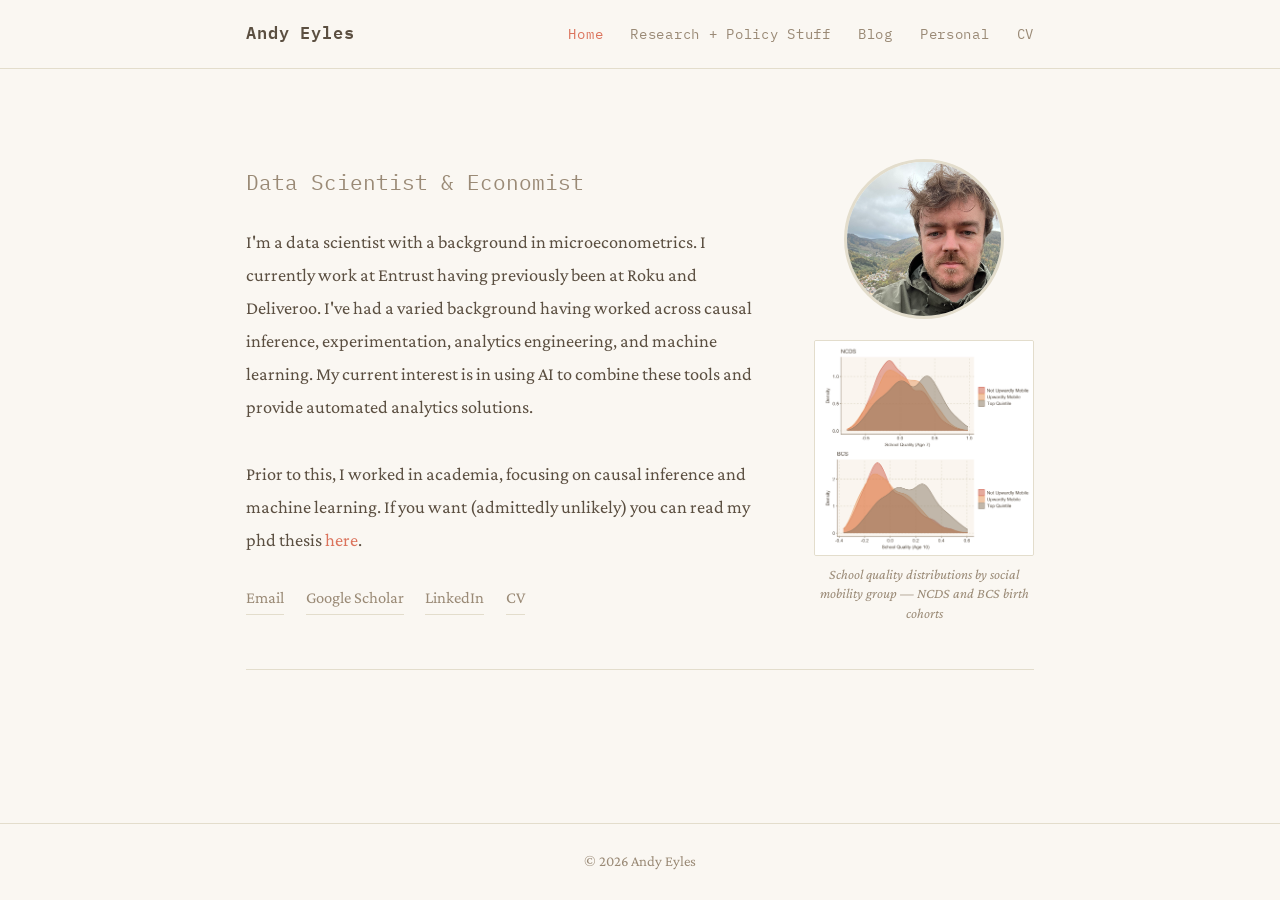
<file: index.html>
<!DOCTYPE html>
<html lang="en">
<head>
  <meta charset="UTF-8">
  <meta name="viewport" content="width=device-width, initial-scale=1.0">
  <title>Andy Eyles</title>
  <link rel="stylesheet" href="css/style.css">
</head>
<body>

<nav>
  <div class="nav-inner">
    <a href="index.html" class="nav-name">Andy Eyles</a>
    <ul class="nav-links">
      <li><a href="index.html" class="active">Home</a></li>
      <li><a href="research/">Research + Policy Stuff</a></li>
      <li><a href="blog/">Blog</a></li>
      <li><a href="personal/">Personal</a></li>
      <li><a href="cv/">CV</a></li>
    </ul>
  </div>
</nav>

<main>
  <section class="hero">
    <div class="hero-grid">
      <div class="hero-text">
    <p class="hero-subtitle">Data Scientist &amp; Economist</p>
    <div class="hero-bio">
      <p>
        I'm a data scientist with a background in microeconometrics. I currently work at 
        Entrust having previously been at Roku and Deliveroo. 
        I've had a varied background having worked across causal inference, experimentation, analytics engineering, and machine learning. My current interest is in using AI to combine these tools and provide automated analytics solutions.
        <br><br> 

        Prior to this, I worked in academia, focusing on causal inference and machine learning. If you want (admittedly unlikely) you can read my phd thesis <a href="https://discovery.ucl.ac.uk/id/eprint/10194315/1/Eyles_10194315_thesis.pdf" target="_blank" rel="noopener">here</a>.

      </p>
    </div>
    <div class="contact-links">
      <a href="aeyles1734@gmail.com">Email</a>
      <a href="https://scholar.google.com/citations?user=ePdw5SoAAAAJ&hl=en" target="_blank" rel="noopener">Google Scholar</a>
      <a href="https://www.linkedin.com/in/andrew-eyles-12bb9522a" target="_blank" rel="noopener">LinkedIn</a>
      <a href="cv/">CV</a>
    </div>
      </div>
      <div class="hero-sidebar">
        <img src="images/IMG_1109.jpeg" alt="Andy Eyles" class="hero-photo lightbox">
        <figure class="featured-figure">
          <img src="images/school-quality.png" alt="School quality distributions by social mobility group (NCDS and BCS cohorts)" class="lightbox">
          <figcaption>School quality distributions by social mobility group — NCDS and BCS birth cohorts</figcaption>
        </figure>
      </div>
    </div>
  </section>

</main>

<footer>
  &copy; <script>document.write(new Date().getFullYear())</script> Andy Eyles
</footer>

<script src="js/main.js"></script>
</body>
</html>
</file>
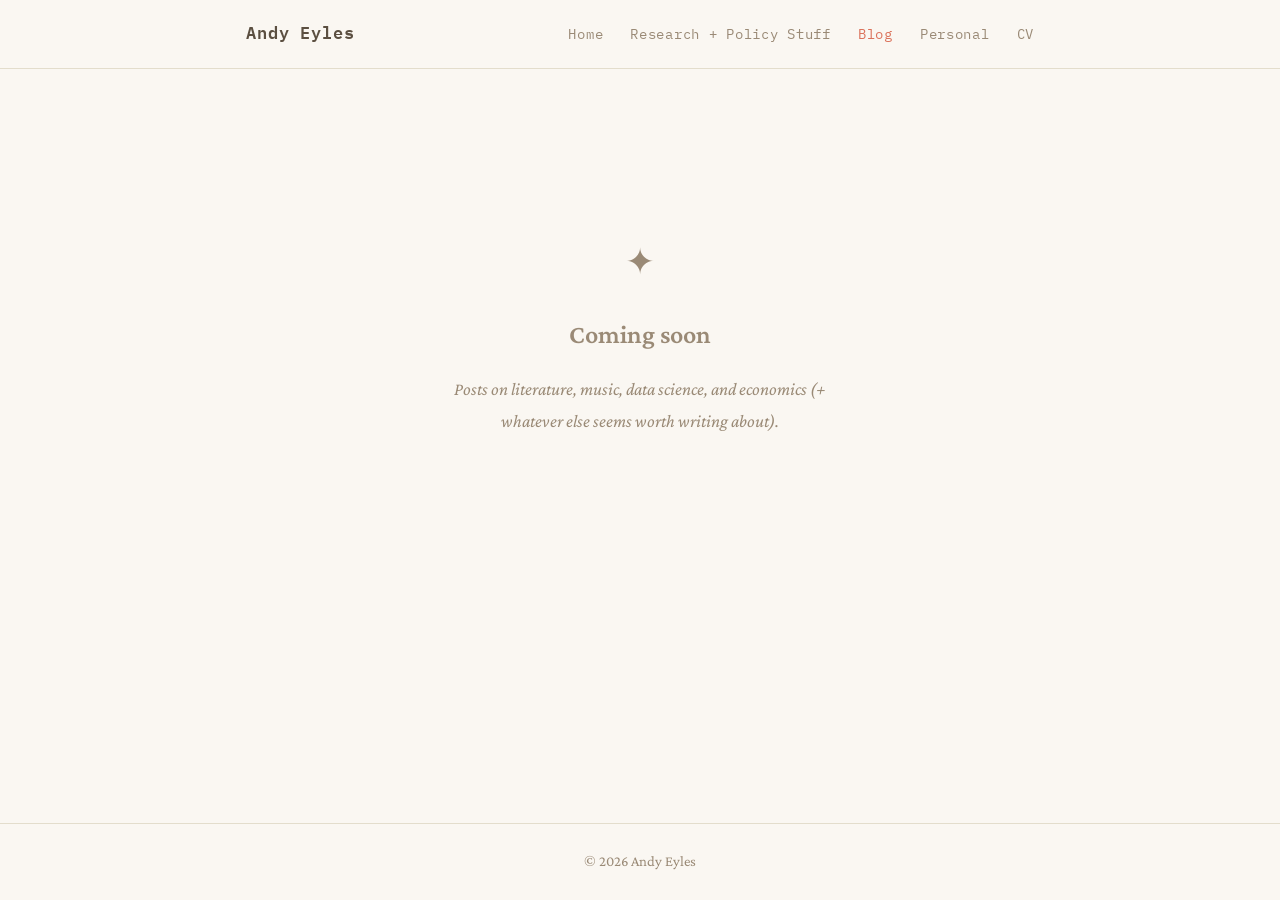
<file: blog/index.html>
<!DOCTYPE html>
<html lang="en">
<head>
  <meta charset="UTF-8">
  <meta name="viewport" content="width=device-width, initial-scale=1.0">
  <title>Blog – Andy Eyles</title>
  <link rel="stylesheet" href="../css/style.css">
</head>
<body>

<nav>
  <div class="nav-inner">
    <a href="../" class="nav-name">Andy Eyles</a>
    <ul class="nav-links">
      <li><a href="../">Home</a></li>
      <li><a href="../research/">Research + Policy Stuff</a></li>

      <li><a href="../blog/" class="active">Blog</a></li>
      <li><a href="../personal/">Personal</a></li>
      <li><a href="../cv/">CV</a></li>
    </ul>
  </div>
</nav>

<main>
  <div class="wip-block">
    <span class="wip-icon">✦</span>
    <h2>Coming soon</h2>
    <p>Posts on literature, music, data science, and economics (+ whatever else seems worth writing about).</p>
  </div>
</main>

<footer>
  &copy; <script>document.write(new Date().getFullYear())</script> Andy Eyles
</footer>

</body>
</html>
</file>
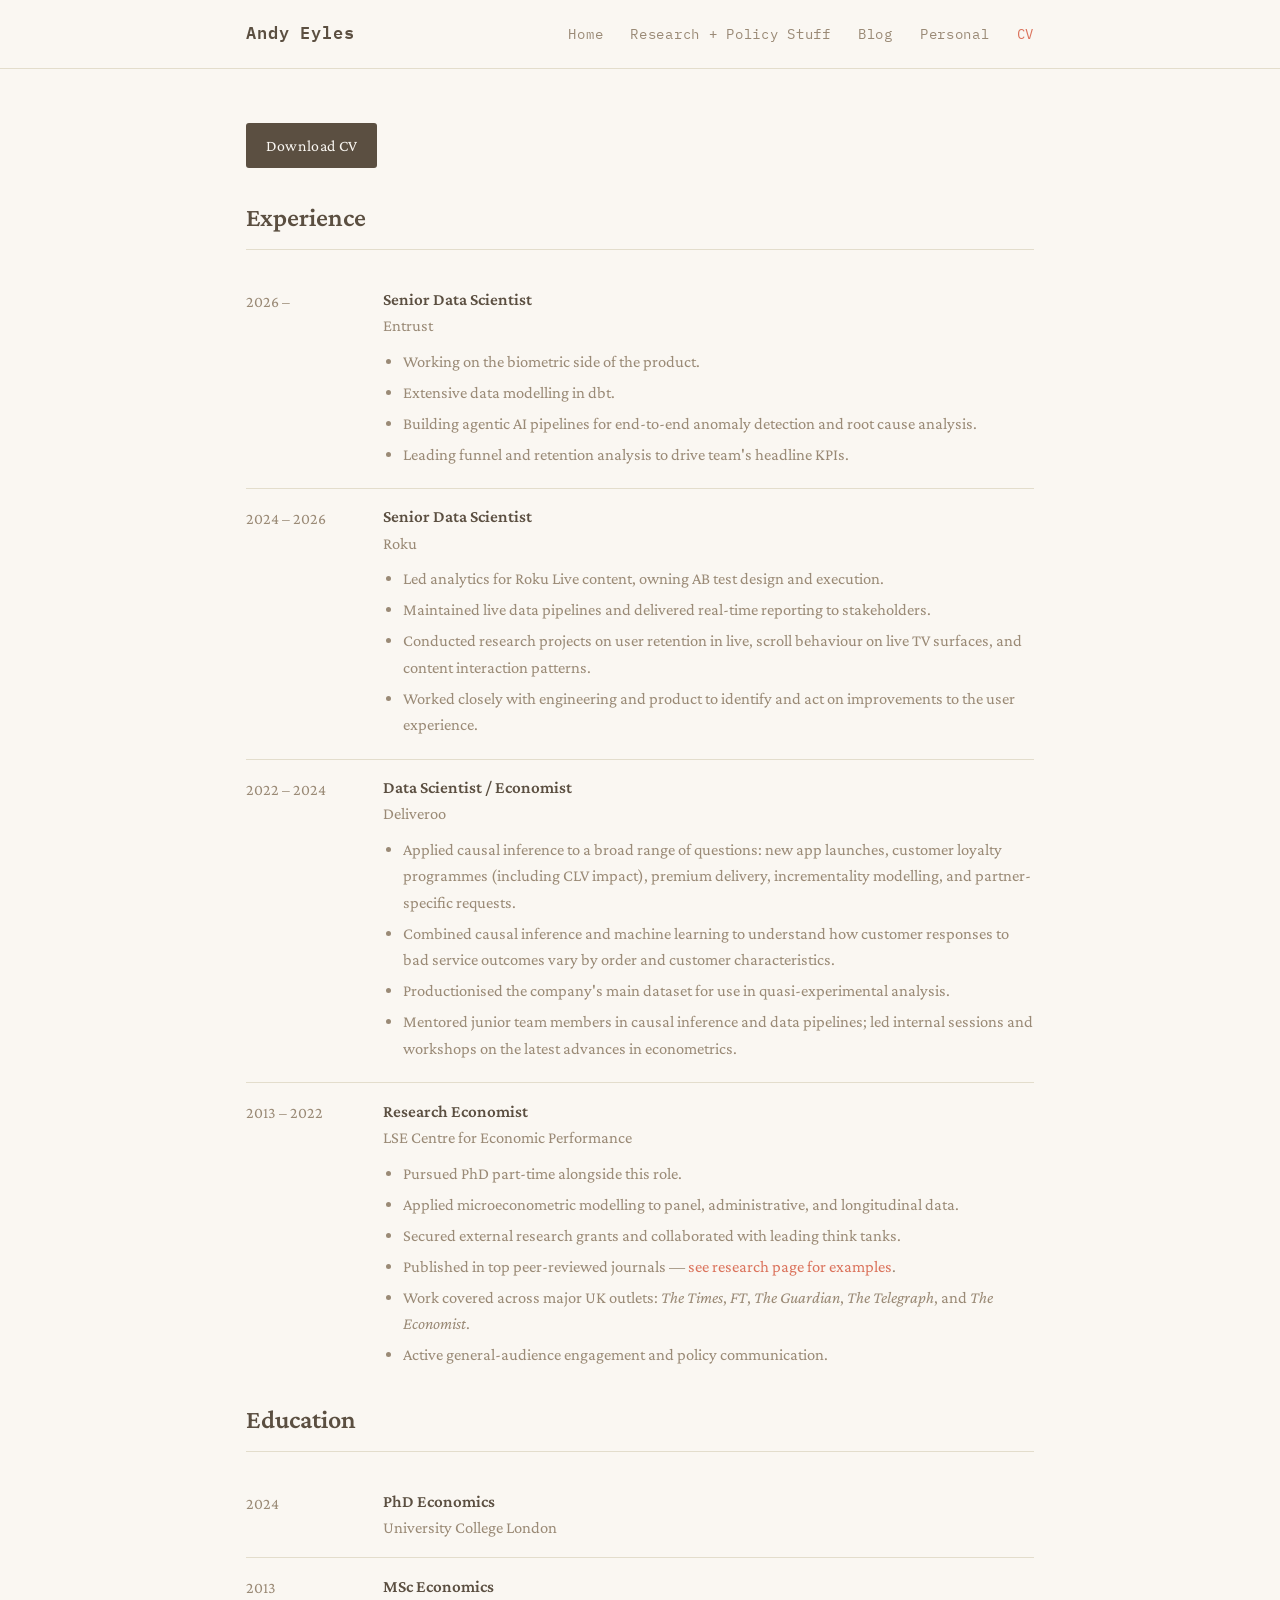
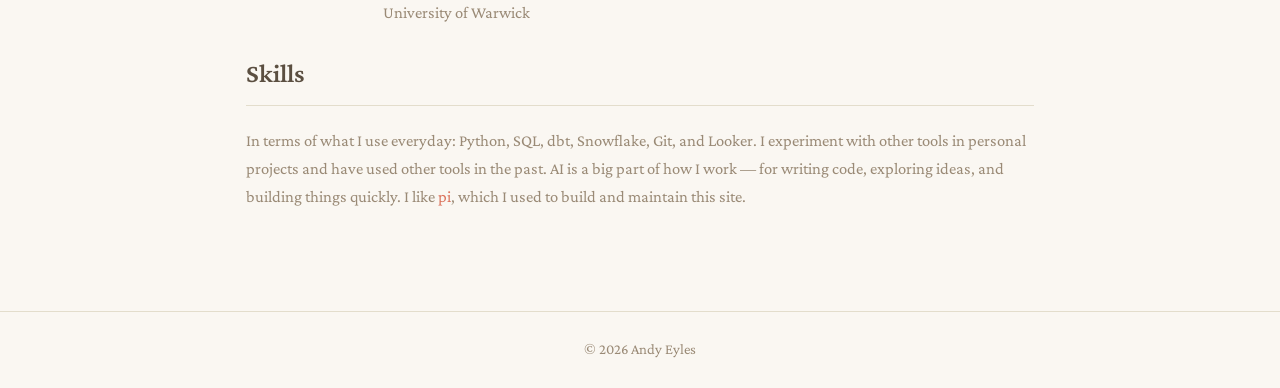
<file: cv/index.html>
<!DOCTYPE html>
<html lang="en">
<head>
  <meta charset="UTF-8">
  <meta name="viewport" content="width=device-width, initial-scale=1.0">
  <title>CV – Andy Eyles</title>
  <link rel="stylesheet" href="../css/style.css">
</head>
<body>

<nav>
  <div class="nav-inner">
    <a href="../" class="nav-name">Andy Eyles</a>
    <ul class="nav-links">
      <li><a href="../">Home</a></li>
      <li><a href="../research/">Research + Policy Stuff</a></li>

      <li><a href="../blog/">Blog</a></li>
      <li><a href="../personal/">Personal</a></li>
      <li><a href="../cv/" class="active">CV</a></li>
    </ul>
  </div>
</nav>

<main>

  <div style="margin-bottom: 1.5rem;">
    <a href="./andy_eyles_cv.pdf" download class="cv-download-btn">Download CV</a>
  </div>

  <section class="cv-section">
    <h2>Experience</h2>
    <div class="cv-entry">
      <div class="cv-year">2026 –</div>
      <div class="cv-detail">
        <strong>Senior Data Scientist</strong>
        <span>Entrust</span>
        <ul>
          <li>Working on the biometric side of the product.</li>
          <li>Extensive data modelling in dbt.</li>
          <li>Building agentic AI pipelines for end-to-end anomaly detection and root cause analysis.</li>
          <li>Leading funnel and retention analysis to drive team's headline KPIs.</li>
        </ul>
      </div>
    </div>
    <div class="cv-entry">
      <div class="cv-year">2024 – 2026</div>
      <div class="cv-detail">
        <strong>Senior Data Scientist</strong>
        <span>Roku</span>
        <ul>
          <li>Led analytics for Roku Live content, owning AB test design and execution.</li>
          <li>Maintained live data pipelines and delivered real-time reporting to stakeholders.</li>
          <li>Conducted research projects on user retention in live, scroll behaviour on live TV surfaces, and content interaction patterns.</li>
          <li>Worked closely with engineering and product to identify and act on improvements to the user experience.</li>
        </ul>
      </div>
    </div>
    <div class="cv-entry">
      <div class="cv-year">2022 – 2024</div>
      <div class="cv-detail">
        <strong>Data Scientist / Economist</strong>
        <span>Deliveroo</span>
        <ul>
          <li>Applied causal inference to a broad range of questions: new app launches, customer loyalty programmes (including CLV impact), premium delivery, incrementality modelling, and partner-specific requests.</li>
          <li>Combined causal inference and machine learning to understand how customer responses to bad service outcomes vary by order and customer characteristics.</li>
          <li>Productionised the company's main dataset for use in quasi-experimental analysis.</li>
          <li>Mentored junior team members in causal inference and data pipelines; led internal sessions and workshops on the latest advances in econometrics.</li>
        </ul>
      </div>
    </div>
    <div class="cv-entry">
      <div class="cv-year">2013 – 2022</div>
      <div class="cv-detail">
        <strong>Research Economist</strong>
        <span>LSE Centre for Economic Performance</span>
        <ul>
          <li>Pursued PhD part-time alongside this role.</li>
          <li>Applied microeconometric modelling to panel, administrative, and longitudinal data.</li>
          <li>Secured external research grants and collaborated with leading think tanks.</li>
          <li>Published in top peer-reviewed journals — <a href="../research/">see research page for examples</a>.</li>
          <li>Work covered across major UK outlets: <em>The Times</em>, <em>FT</em>, <em>The Guardian</em>, <em>The Telegraph</em>, and <em>The Economist</em>.</li>
          <li>Active general-audience engagement and policy communication.</li>
        </ul>
      </div>
    </div>
  </section>

  <section class="cv-section">
    <h2>Education</h2>
    <div class="cv-entry">
      <div class="cv-year">2024</div>
      <div class="cv-detail">
        <strong>PhD Economics</strong>
        <span>University College London</span>
      </div>
    </div>
    <div class="cv-entry">
      <div class="cv-year">2013</div>
      <div class="cv-detail">
        <strong>MSc Economics</strong>
        <span>University of Warwick</span>
      </div>
    </div>
  </section>

  <section class="cv-section">
    <h2>Skills</h2>
    <p class="cv-skills">In terms of what I use everyday: Python, SQL, dbt, Snowflake, Git, and Looker. I experiment with other tools in personal projects and have used other tools in the past. AI is a big part of how I work — for writing code, exploring ideas, and building things quickly. I like <a href="https://pi.dev" target="_blank">pi</a>, which I used to build and maintain this site.</p>
  </section>

</main>

<footer>
  &copy; <script>document.write(new Date().getFullYear())</script> Andy Eyles
</footer>

</body>
</html>
</file>
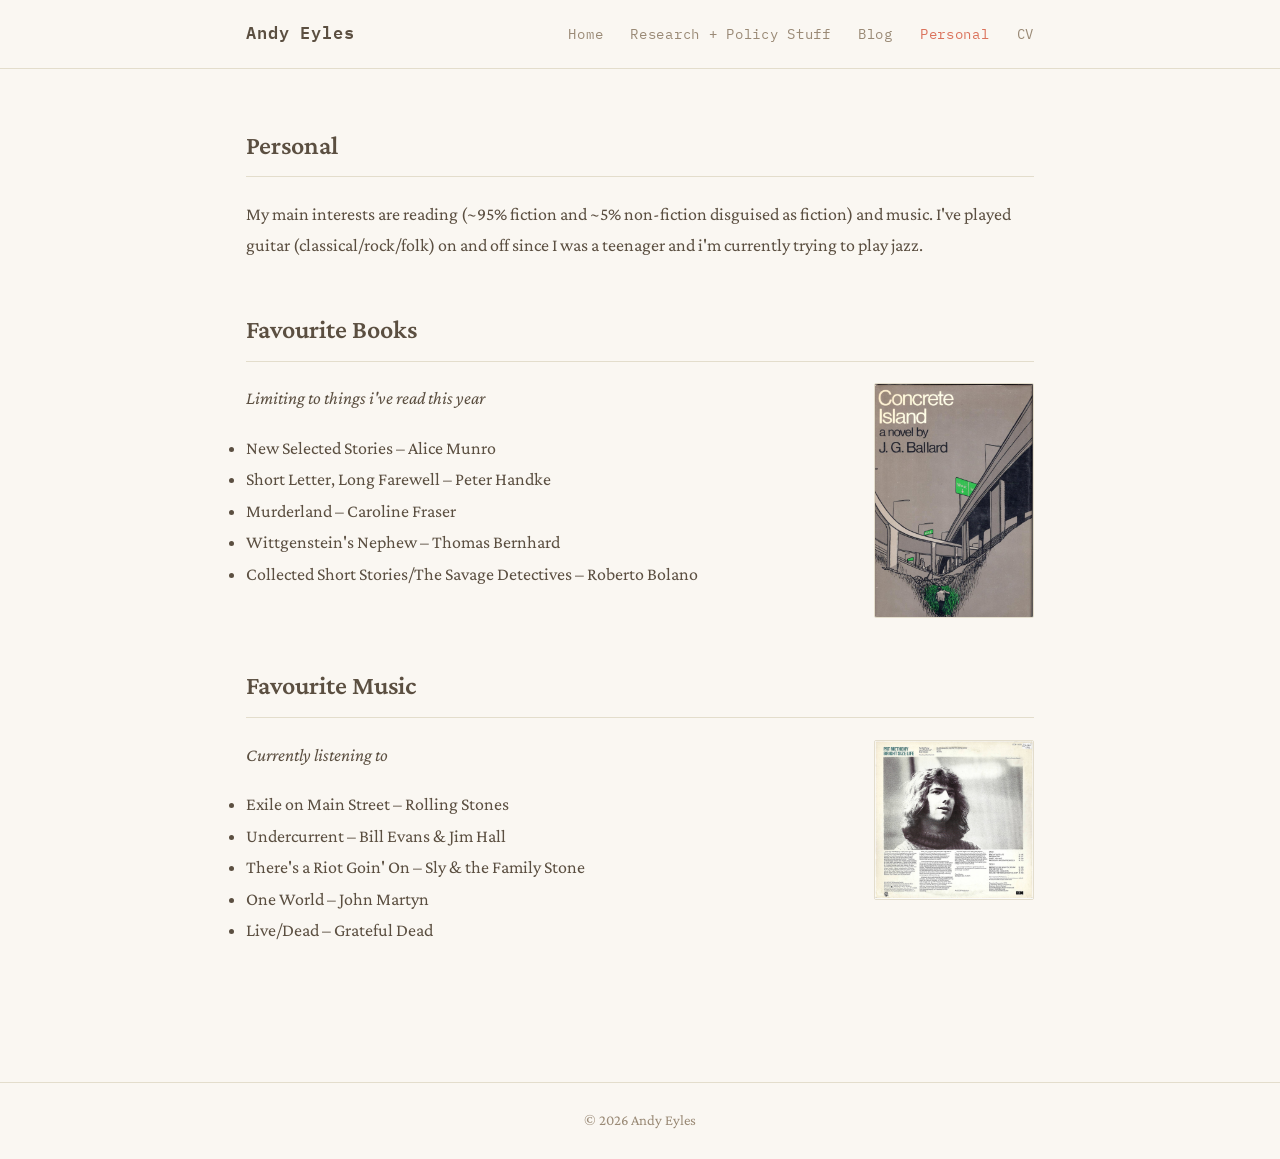
<file: personal/index.html>
<!DOCTYPE html>
<html lang="en">
<head>
  <meta charset="UTF-8">
  <meta name="viewport" content="width=device-width, initial-scale=1.0">
  <title>Personal – Andy Eyles</title>
  <link rel="stylesheet" href="../css/style.css">
</head>
<body>

<nav>
  <div class="nav-inner">
    <a href="../" class="nav-name">Andy Eyles</a>
    <ul class="nav-links">
      <li><a href="../">Home</a></li>
      <li><a href="../research/">Research + Policy Stuff</a></li>

      <li><a href="../blog/">Blog</a></li>
      <li><a href="../personal/" class="active">Personal</a></li>
      <li><a href="../cv/">CV</a></li>
    </ul>
  </div>
</nav>

<main>
  <h2>Personal</h2>

  <section class="personal-section">
    <p>
      <!-- Add a few sentences about yourself here -->
      My main interests are reading (~95% fiction and ~5% non-fiction disguised as fiction) and music. I've played guitar (classical/rock/folk) on and off since I was a teenager and i'm currently trying to play jazz.
    </p>
  </section>

  <section class="personal-section">
    <h2>Favourite Books</h2>
    <div class="personal-grid">
      <div>
        <p><i>Limiting to things i've read this year</i></p>
        <ul>
          <li>New Selected Stories – Alice Munro</li>
          <li>Short Letter, Long Farewell – Peter Handke</li>
          <li>Murderland – Caroline Fraser</li>
          <li>Wittgenstein's Nephew – Thomas Bernhard</li>
          <li>Collected Short Stories/The Savage Detectives – Roberto Bolano</li>
        </ul>
      </div>
      <img src="../images/ci.jpg" alt="Concrete Island – J.G. Ballard" class="personal-img lightbox">
    </div>
  </section>

  <section class="personal-section">
    <h2>Favourite Music</h2>
    <div class="personal-grid">
      <div>
        <p><i>Currently listening to</i></p>
        <ul>
          <li>Exile on Main Street – Rolling Stones</li>
          <li>Undercurrent – Bill Evans &amp; Jim Hall</li>
          <li>There's a Riot Goin' On – Sly &amp; the Family Stone</li>
          <li>One World – John Martyn</li>
          <li>Live/Dead – Grateful Dead</li>
        </ul>
      </div>
      <img src="../images/pm2.png" alt="Bright Size Life – Pat Metheny" class="personal-img lightbox">
    </div>
  </section>

</main>

<footer>
  &copy; <script>document.write(new Date().getFullYear())</script> Andy Eyles
</footer>

<script src="../js/main.js"></script>
</body>
</html>
</file>
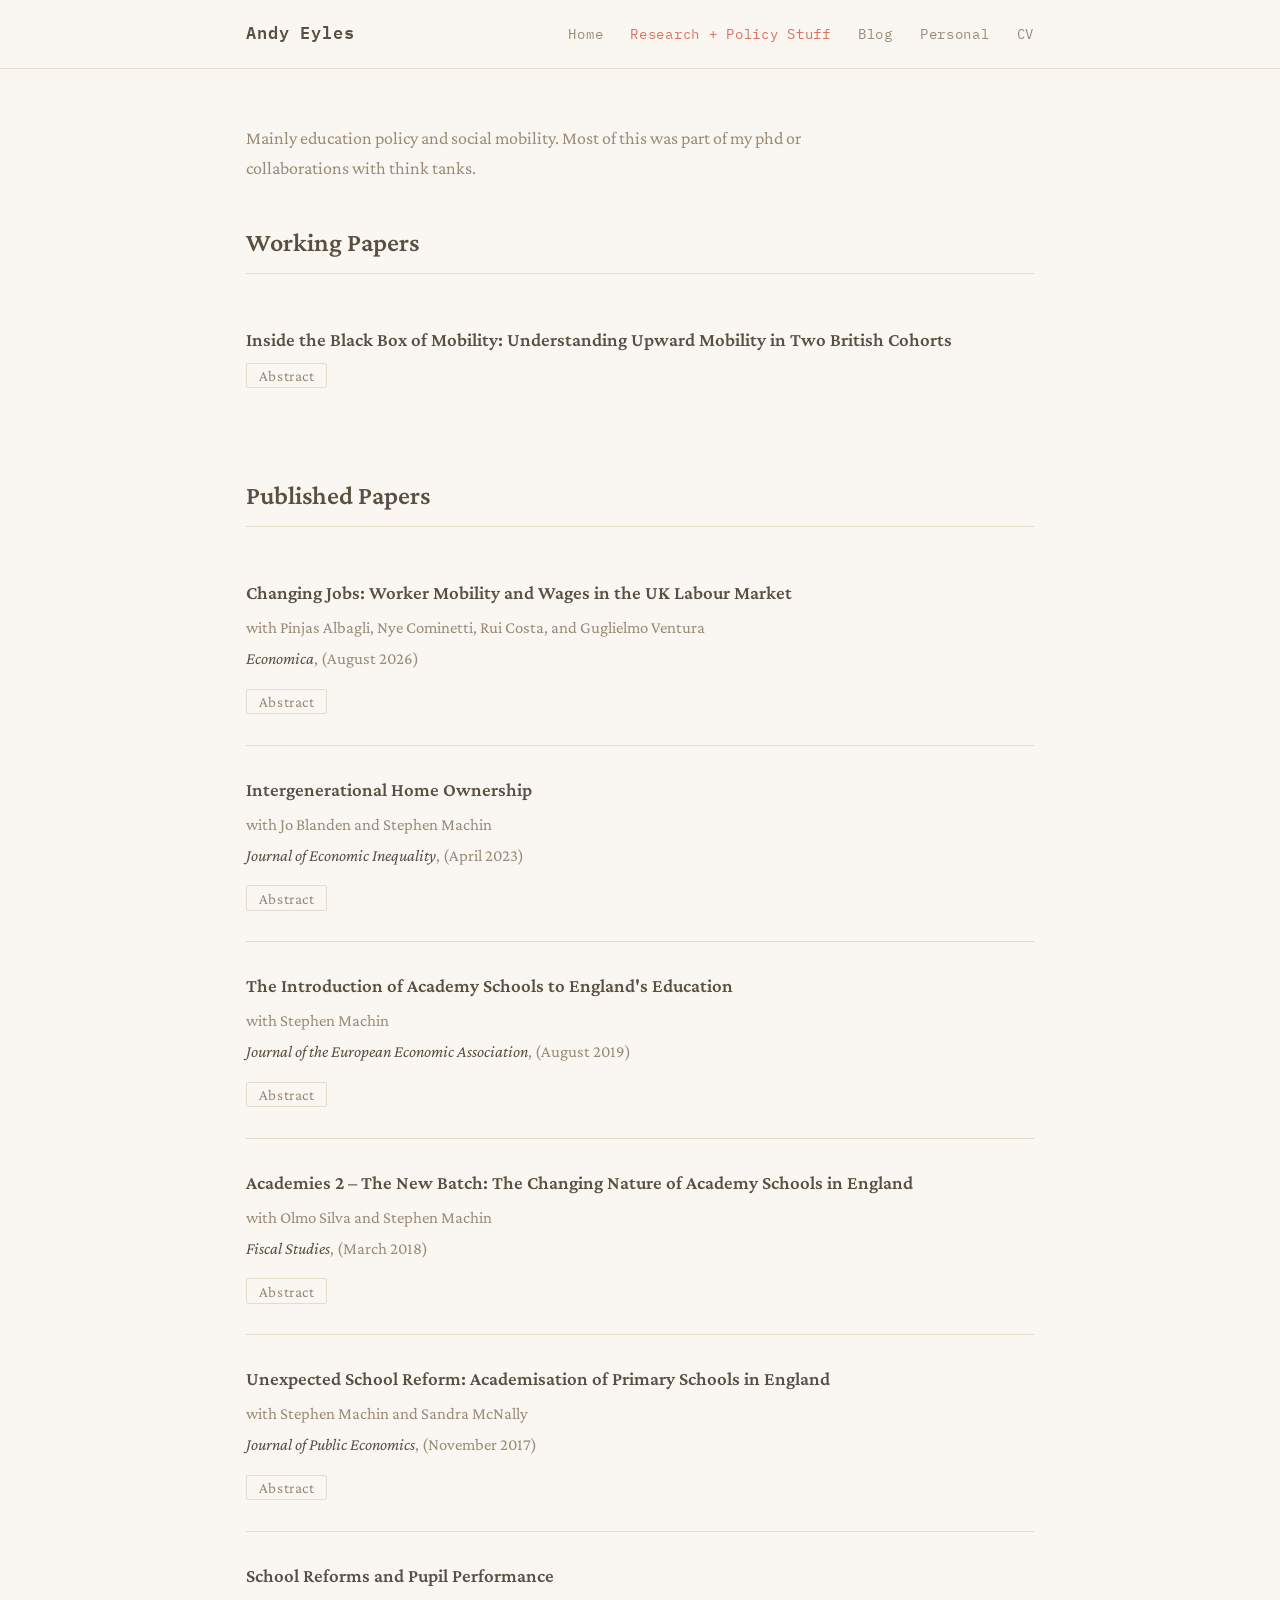
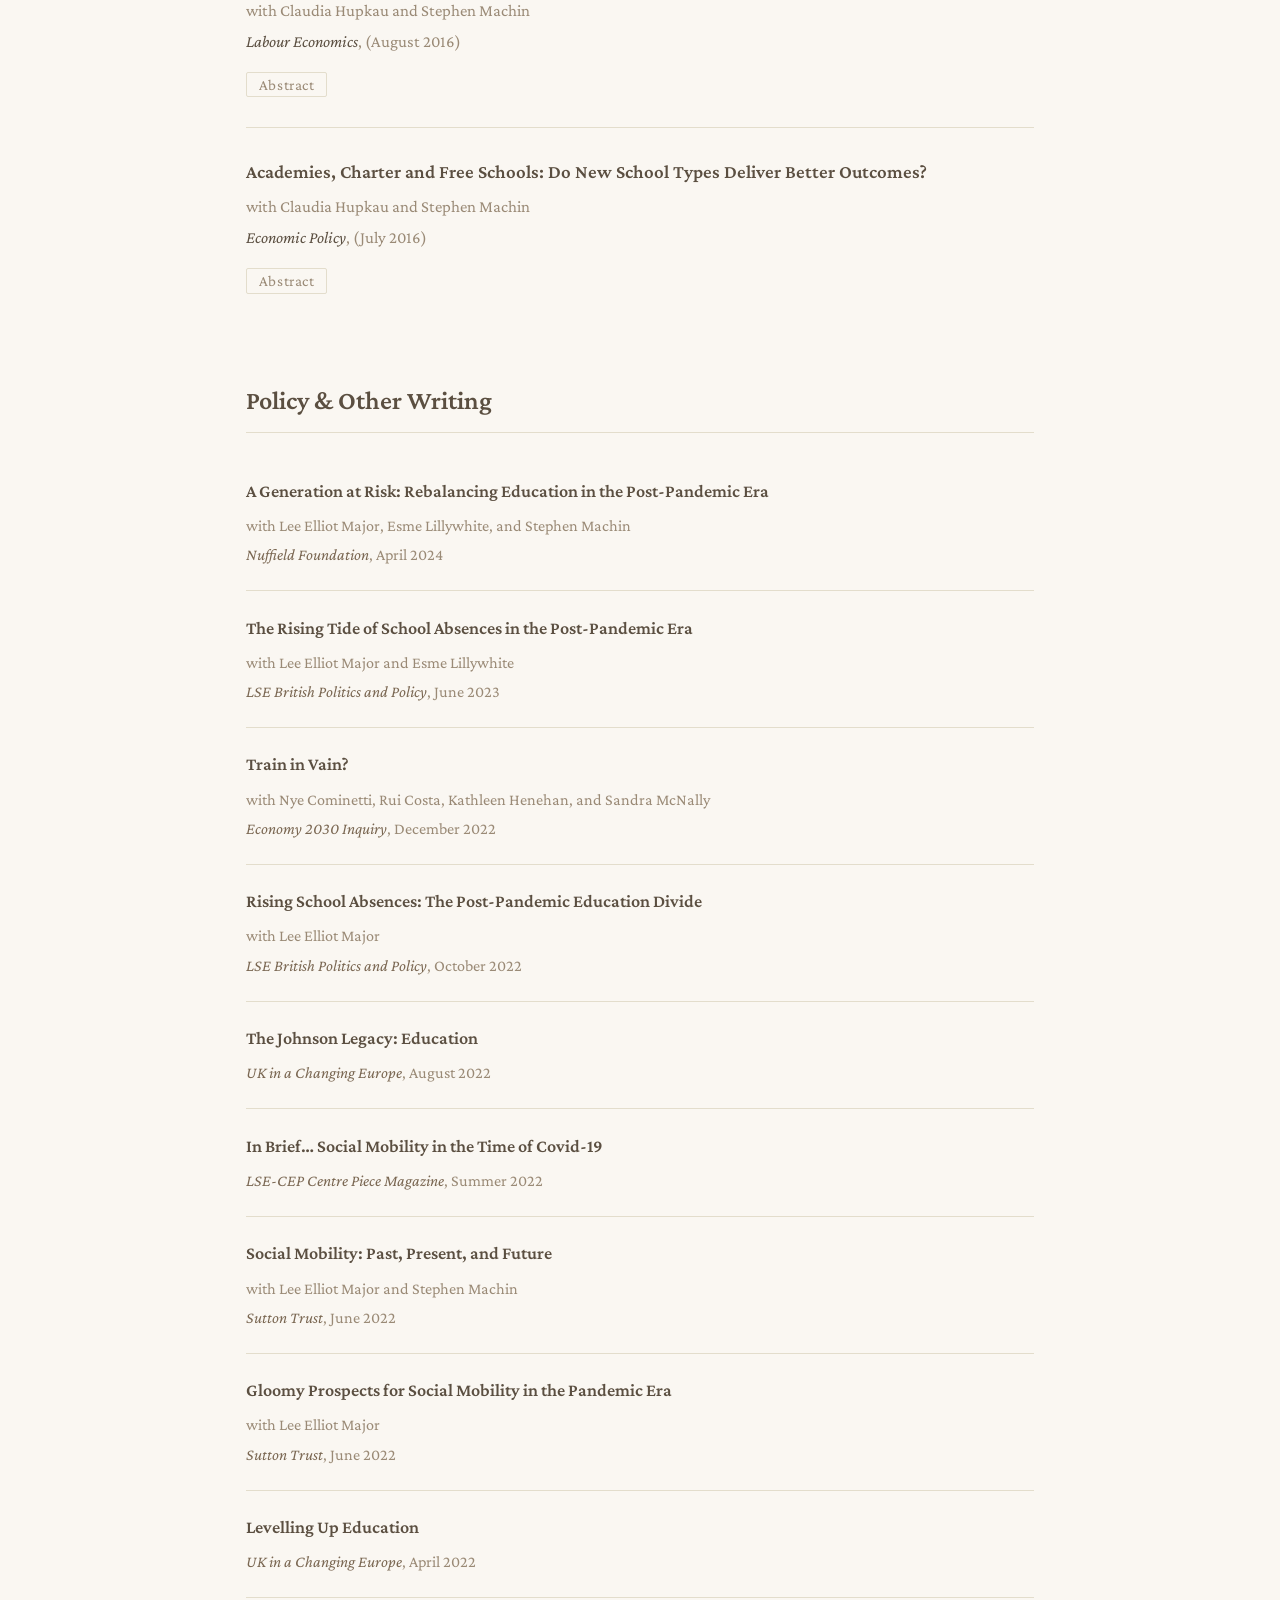
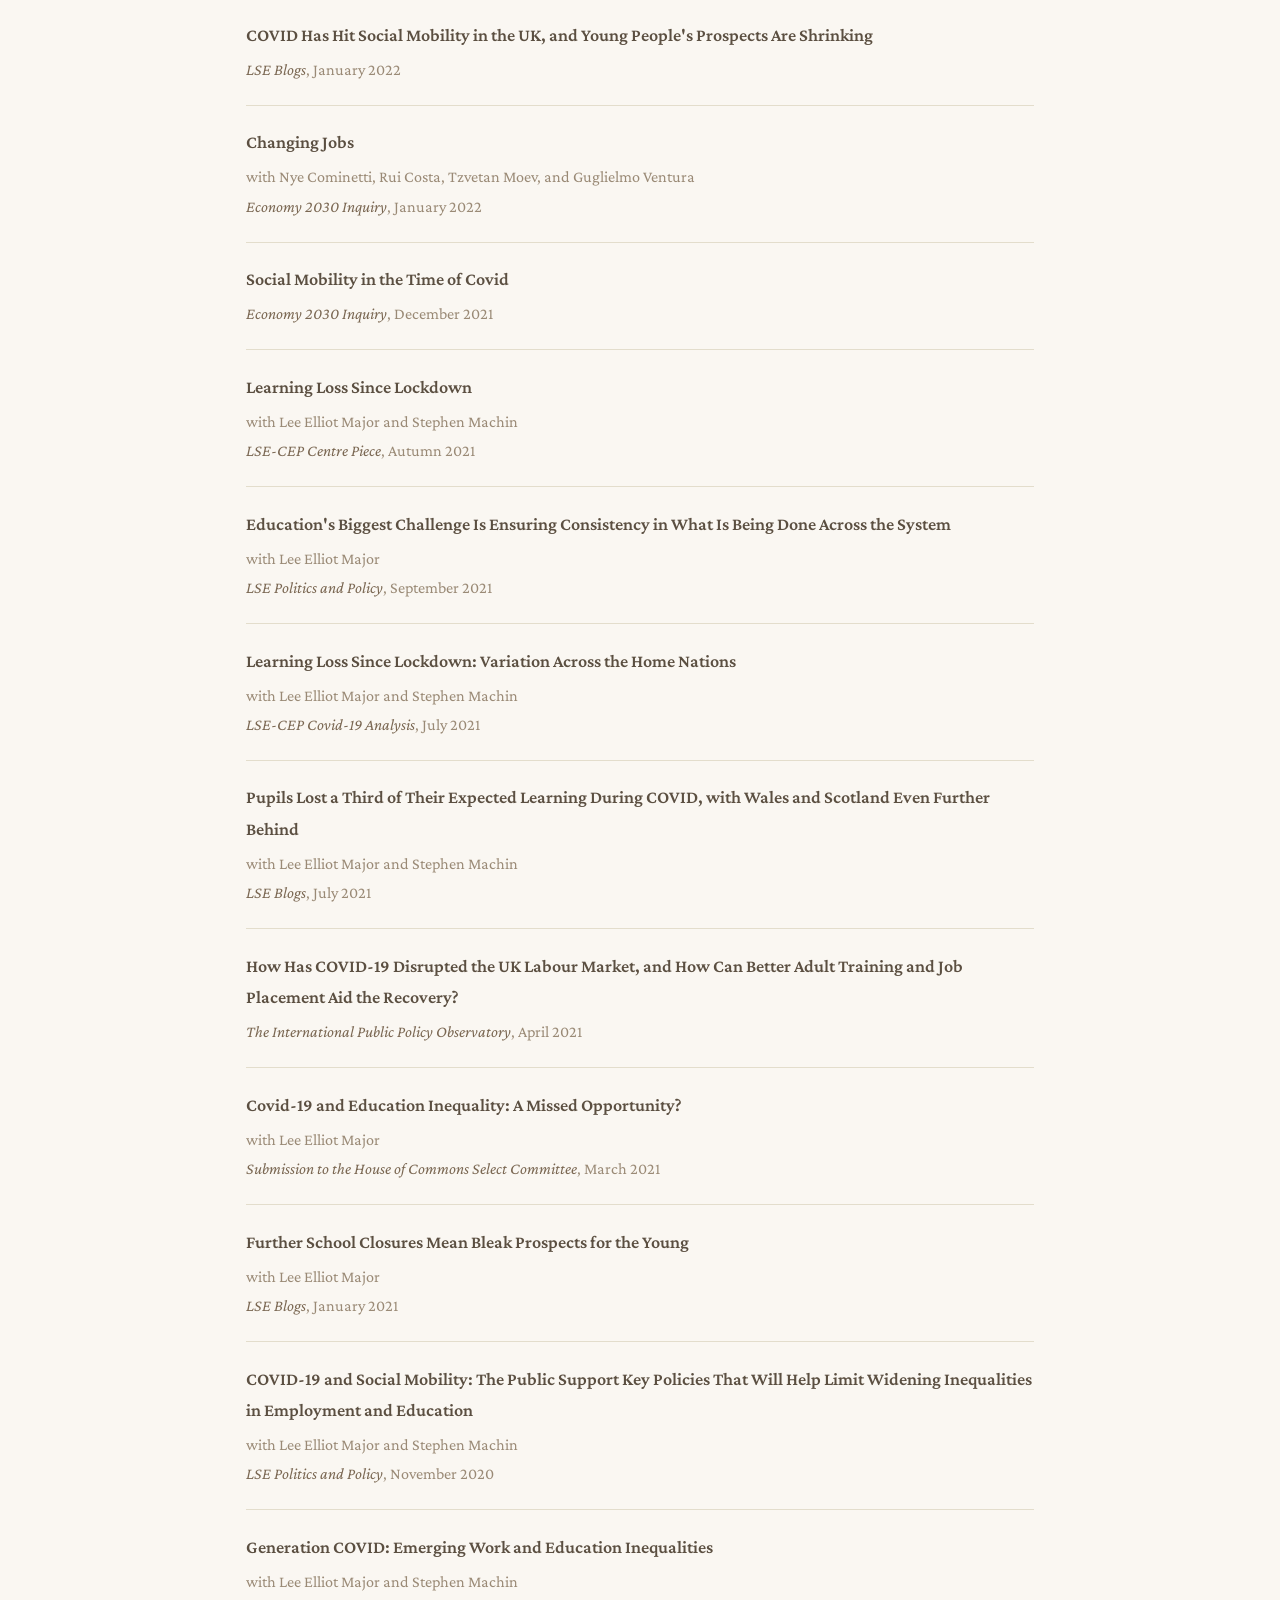
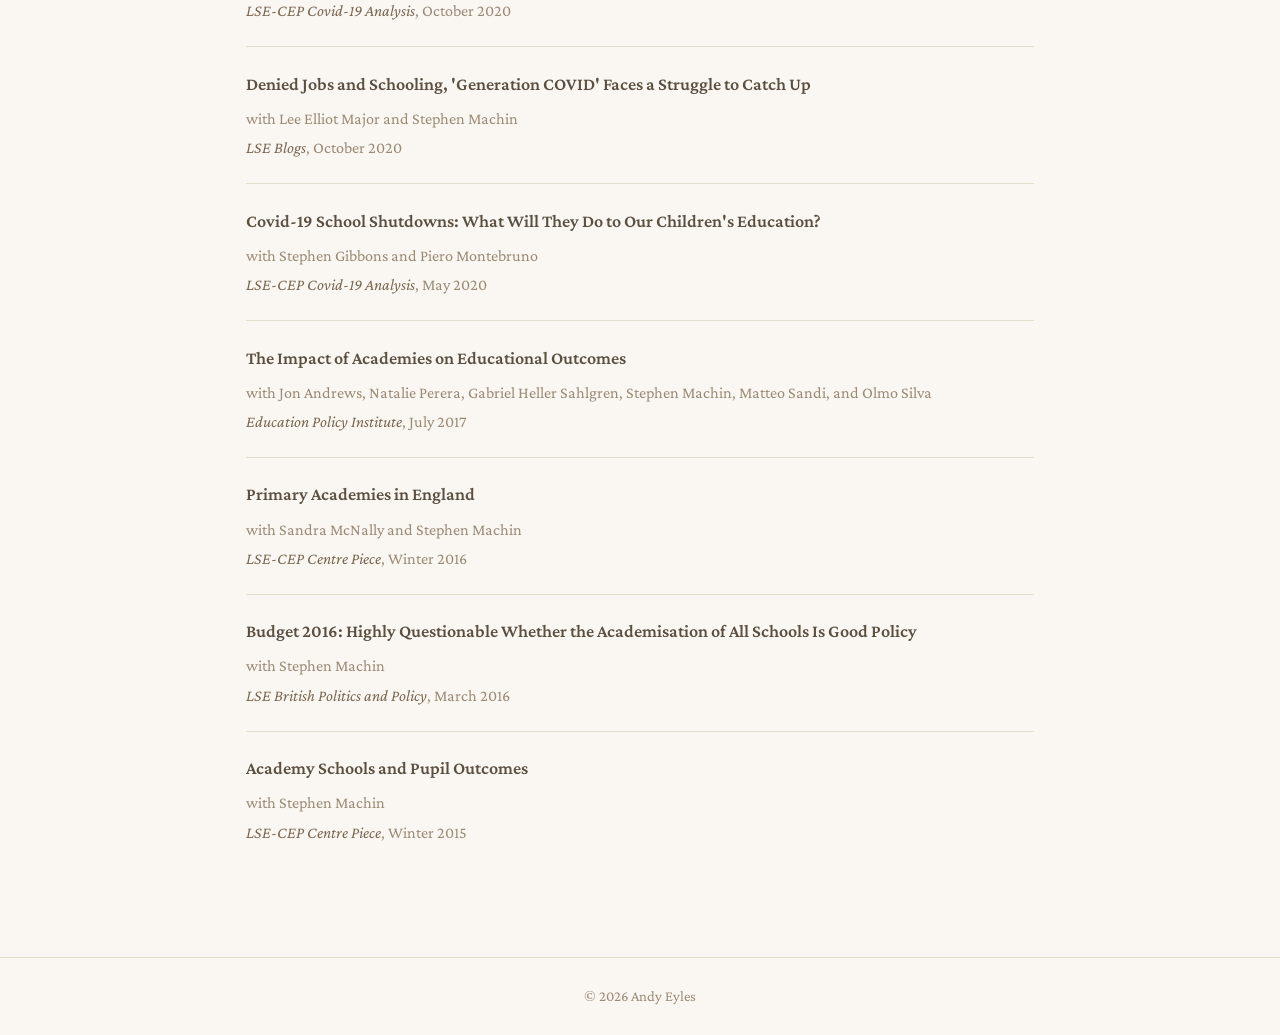
<file: research/index.html>
<!DOCTYPE html>
<html lang="en">
<head>
  <meta charset="UTF-8">
  <meta name="viewport" content="width=device-width, initial-scale=1.0">
  <title>Research – Andy Eyles</title>
  <link rel="stylesheet" href="../css/style.css">
</head>
<body>

<nav>
  <div class="nav-inner">
    <a href="../" class="nav-name">Andy Eyles</a>
    <ul class="nav-links">
      <li><a href="../">Home</a></li>
      <li><a href="../research/" class="active">Research + Policy Stuff</a></li>
      <li><a href="../blog/">Blog</a></li>
      <li><a href="../personal/">Personal</a></li>
      <li><a href="../cv/">CV</a></li>
    </ul>
  </div>
</nav>

<main>
  <p class="page-intro">
    Mainly education policy and social mobility. 
    Most of this was part of my phd or collaborations with think tanks. 
  </p>

  <h2>Working Papers</h2>

  <ul class="pub-list">

    <li class="pub-item">
      <p class="pub-title">
        <a href="../papers/chapter2.pdf" target="_blank" rel="noopener">
          Inside the Black Box of Mobility: Understanding Upward Mobility in Two British Cohorts
        </a>
      </p>
      <button class="abstract-toggle">Abstract</button>
      <div class="abstract-panel">
        <p>I use tools from the machine learning explainability literature, combined with
a latent factor framework, to highlight how patterns of upward mobility have
changed across two British birth cohorts. The methodology allows for arbitrary patterns of non-linearity,
 guards against overfitting, is invariant to monotonic transformations of the factors studied, and, unlike previous studies, is
not sensitive to the order in which predictors enter the model. I find that origin
and gender predict mobility. Those born in the bottom quintile are most likely
to be upwardly mobile due to having more ‘room to move up’. Females are
much less likely than their male counterparts to be upwardly mobile. Years
of schooling and cognitive ability are also important. These act as sufficient
statistics for a host of early childhood factors; namely, household composition,
socioemotional skills, parental time investments, and school quality. Despite
the relationship between parental and child income strengthening between the
birth cohorts, the determinants of upward mobility are stable.</p>
      </div>
    </li>

  </ul>

  <h2>Published Papers</h2>

  <ul class="pub-list">

    <li class="pub-item">
      <p class="pub-title">
        <a href="https://onlinelibrary.wiley.com/doi/10.1111/ecca.70067" target="_blank" rel="noopener">
          Changing Jobs: Worker Mobility and Wages in the UK Labour Market
        </a>
      </p>
      <p class="pub-authors">with Pinjas Albagli, Nye Cominetti, Rui Costa, and Guglielmo Ventura</p>
      <p class="pub-venue"><em>Economica</em>, (August 2026)</p>
      <button class="abstract-toggle">Abstract</button>
      <div class="abstract-panel">
        <p>We study the role of job-to-job transitions in shaping wage dynamics in the UK. We show
          that job moves have continued to generate substantial wage gains for movers even during
          a period of real wage stagnation and declining labour market mobility. Using an econometric
          model that accounts for worker, firm and match heterogeneity, we decompose the job mobility premium,
          and find a limited role for worker and firm effects, with most of the return explained by match-specific factors.
          We also examine the determinants of job mobility, and show that much of its recent decline reflects
          compositional changes in the workforce, particularly ageing and increasing occupational professionalization.
          We conclude by discussing the policy challenges of promoting job mobility as a driver of wage growth and
          more efficient labour market reallocation.</p>
      </div>
    </li>

    <li class="pub-item">
      <p class="pub-title">
        <a href="https://link.springer.com/article/10.1007/s10888-023-09563-z" target="_blank" rel="noopener">
          Intergenerational Home Ownership
        </a>
      </p>
      <p class="pub-authors">with Jo Blanden and Stephen Machin</p>
      <p class="pub-venue"><em>Journal of Economic Inequality</em>, (April 2023)</p>
      <button class="abstract-toggle">Abstract</button>
      <div class="abstract-panel">
        <p>This paper studies intergenerational links in home ownership, an increasingly important
        wealth marker and a measure of economic status in itself. Repeated cross sectional UK data
        show that home ownership rates have fallen rapidly over time, most markedly amongst younger
        people in more recent birth cohorts. Evidence from British birth cohorts data supplemented
        by the Wealth and Assets Survey show a significant rise through time in the intergenerational
        persistence of home ownership, as home ownership rates shrank disproportionately among those
        whose parents did not own their own home. Given the close connection between home ownership
        and wealth, these results on strengthening intergenerational persistence in home ownership
        are therefore also suggestive of a fall in intergenerational housing wealth mobility over time.</p>
      </div>
    </li>

    <li class="pub-item">
      <p class="pub-title">
        <a href="https://academic.oup.com/jeea/article/17/4/1107/5049125" target="_blank" rel="noopener">
          The Introduction of Academy Schools to England's Education
        </a>
      </p>
      <p class="pub-authors">with Stephen Machin</p>
      <p class="pub-venue"><em>Journal of the European Economic Association</em>, (August 2019)</p>
      <button class="abstract-toggle">Abstract</button>
      <div class="abstract-panel">
        <p>This paper studies the origins of what has become one of the most radical and encompassing
        programmes of school reform seen in the recent past in advanced countries — the introduction
        of academy schools to English education. Academies are independent state funded schools that
        are allowed to run in an autonomous manner outside of local authority control. Almost all
        academies are conversions from already existent state schools and so are school takeovers
        that enable more autonomy in operation than was permitted in their predecessor state. Studying
        the first round of conversions that took place in the 2000s, where poorly performing schools
        were converted to academies, a focus is placed on legacy enrolled pupils who were already
        attending the school prior to conversion. The impact on end of secondary school pupil
        performance is shown to be positive and significant. Performance improvements are stronger
        for pupils in urban academies and for those converting from schools that gained relatively
        more autonomy as a result of conversion.</p>
      </div>
    </li>

    <li class="pub-item">
      <p class="pub-title">
        <a href="https://onlinelibrary.wiley.com/doi/full/10.1111/j.1475-5890.2017.12146" target="_blank" rel="noopener">
          Academies 2 – The New Batch: The Changing Nature of Academy Schools in England
        </a>
      </p>
      <p class="pub-authors">with Olmo Silva and Stephen Machin</p>
      <p class="pub-venue"><em>Fiscal Studies</em>, (March 2018)</p>
      <button class="abstract-toggle">Abstract</button>
      <div class="abstract-panel">
        <p>The English education system has undergone large-scale restructuring through the introduction
        of academy schools. The most salient feature of these schools is that, despite remaining part
        of the state sector, they operate with more autonomy than the predecessors they replaced. Two
        distinct periods of academy school introduction have taken place, under the auspices of different
        governments. The first batch was initiated in the 2002–03 school year by the Labour government
        of the time, and was a school improvement programme directly aimed at turning around badly
        performing schools. The second batch involved a mass academisation process following the change
        of government in May 2010, resulting in increased heterogeneity of new academies. This paper
        compares the two batches of introduction with the aim of getting a better understanding of their
        similarities and differences, and their importance for education policy. Whilst we do point out
        some similarities, these are the exception rather than the norm. For the most part, our analysis
        reveals a number of marked dissimilarities between the two programmes, in terms of both the
        characteristics of schools that became academies and the changes in pupil intakes that occurred
        post-conversion.</p>
      </div>
    </li>

    <li class="pub-item">
      <p class="pub-title">
        <a href="https://www.sciencedirect.com/science/article/pii/S0047272717301470" target="_blank" rel="noopener">
          Unexpected School Reform: Academisation of Primary Schools in England
        </a>
      </p>
      <p class="pub-authors">with Stephen Machin and Sandra McNally</p>
      <p class="pub-venue"><em>Journal of Public Economics</em>, (November 2017)</p>
      <button class="abstract-toggle">Abstract</button>
      <div class="abstract-panel">
        <p>The UK change of government in 2010 provoked a large structural change in the English education
        landscape. Unexpectedly, the new government offered primary schools the chance to have 'the freedom
        and the power to take control of their own destiny', with better performing schools given a green
        light to fast track convert to become an academy school. In England, schools that become academies
        have more freedom over many ways in which they operate, including curriculum design, budgets,
        staffing issues and the shape of the academic year. However, the change to allow primary school
        academisation has been controversial. This paper reports estimates of the causal effect of academy
        enrolment on primary school pupils. While the international literature provides growing evidence on
        the effect of school autonomy in a variety of contexts, little is known about the effect of autonomy
        on primary schools (which are typically much smaller than secondary schools) and in contexts where
        the converting school is not deemed to be failing or disadvantaged. The key findings are that
        English primary schools did change their mode of operation after the exogenous policy change,
        utilising more autonomy and changing spending behaviour, but this did not lead to improved pupil
        performance.</p>
      </div>
    </li>

    <li class="pub-item">
      <p class="pub-title">
        <a href="https://www.sciencedirect.com/science/article/abs/pii/S092753711630015X" target="_blank" rel="noopener">
          School Reforms and Pupil Performance
        </a>
      </p>
      <p class="pub-authors">with Claudia Hupkau and Stephen Machin</p>
      <p class="pub-venue"><em>Labour Economics</em>, (August 2016)</p>
      <button class="abstract-toggle">Abstract</button>
      <div class="abstract-panel">
        <p>The relationship between school reforms, specifically those involving the introduction of new
        school types, and pupil performance is studied. The particular context is the introduction of
        academy schools in England, but related evidence on Swedish free schools and US charter schools
        is also presented. The empirical evidence shows a positive causal impact of the conversion of
        disadvantaged schools to academies on end of school pupil performance and on the subsequent
        probability of degree completion at university. There is heterogeneity in this impact, such that
        more disadvantaged pupils and those attending London academies experience bigger performance
        improvements.</p>
      </div>
    </li>

    <li class="pub-item">
      <p class="pub-title">
        <a href="https://academic.oup.com/economicpolicy/article-abstract/31/87/453/2918412" target="_blank" rel="noopener">
          Academies, Charter and Free Schools: Do New School Types Deliver Better Outcomes?
        </a>
      </p>
      <p class="pub-authors">with Claudia Hupkau and Stephen Machin</p>
      <p class="pub-venue"><em>Economic Policy</em>, (July 2016)</p>
      <button class="abstract-toggle">Abstract</button>
      <div class="abstract-panel">
        <p>School reforms featuring the introduction of new types of schools have occurred in the
        education systems of a number of countries. The most well-known of these new school types
        to be recently introduced are charter schools in the United States, free schools in Sweden
        and academy schools in England. We review the evidence on the impact of the introduction of
        these new schools on pupil outcomes and present new evidence for the case of England, whose
        introduction of academy schools has been one of the most radical changes in the school landscape
        of the recent past. The analysis of academies, charter and free schools concludes that, in
        certain settings, they can improve pupil performance.</p>
      </div>
    </li>

  </ul>

  <h2 id="policy">Policy &amp; Other Writing</h2>

  <ul class="policy-list">

    <li class="policy-item">
      <p class="policy-title">
        <a href="https://www.nuffieldfoundation.org/wp-content/uploads/2022/02/A-generation-at-risk-rebalancing-education-in-the-post-pandemic-era-1.pdf" target="_blank" rel="noopener">
          A Generation at Risk: Rebalancing Education in the Post-Pandemic Era
        </a>
      </p>
      <p class="policy-authors">with Lee Elliot Major, Esme Lillywhite, and Stephen Machin</p>
      <p class="policy-venue"><em>Nuffield Foundation</em>, April 2024</p>
    </li>

    <li class="policy-item">
      <p class="policy-title">
        <a href="https://blogs.lse.ac.uk/politicsandpolicy/the-rising-tide-of-school-absences-in-the-post-pandemic-era/" target="_blank" rel="noopener">
          The Rising Tide of School Absences in the Post-Pandemic Era
        </a>
      </p>
      <p class="policy-authors">with Lee Elliot Major and Esme Lillywhite</p>
      <p class="policy-venue"><em>LSE British Politics and Policy</em>, June 2023</p>
    </li>

    <li class="policy-item">
      <p class="policy-title">
        <a href="https://economy2030.resolutionfoundation.org/wp-content/uploads/2022/12/Train-in-Vain.pdf" target="_blank" rel="noopener">
          Train in Vain?
        </a>
      </p>
      <p class="policy-authors">with Nye Cominetti, Rui Costa, Kathleen Henehan, and Sandra McNally</p>
      <p class="policy-venue"><em>Economy 2030 Inquiry</em>, December 2022</p>
    </li>

    <li class="policy-item">
      <p class="policy-title">
        <a href="https://blogs.lse.ac.uk/politicsandpolicy/rising-school-absences-the-post-pandemic-education-divide/" target="_blank" rel="noopener">
          Rising School Absences: The Post-Pandemic Education Divide
        </a>
      </p>
      <p class="policy-authors">with Lee Elliot Major</p>
      <p class="policy-venue"><em>LSE British Politics and Policy</em>, October 2022</p>
    </li>

    <li class="policy-item">
      <p class="policy-title">
        <a href="https://ukandeu.ac.uk/the-johnson-legacy-education/" target="_blank" rel="noopener">
          The Johnson Legacy: Education
        </a>
      </p>
      <p class="policy-venue"><em>UK in a Changing Europe</em>, August 2022</p>
    </li>

    <li class="policy-item">
      <p class="policy-title">
        <a href="https://cep.lse.ac.uk/pubs/download/cp631.pdf" target="_blank" rel="noopener">
          In Brief… Social Mobility in the Time of Covid-19
        </a>
      </p>
      <p class="policy-venue"><em>LSE-CEP Centre Piece Magazine</em>, Summer 2022</p>
    </li>

    <li class="policy-item">
      <p class="policy-title">
        <a href="https://www.suttontrust.com/wp-content/uploads/2022/06/Social-Mobility-%E2%80%93-Past-Present-and-Future.pdf" target="_blank" rel="noopener">
          Social Mobility: Past, Present, and Future
        </a>
      </p>
      <p class="policy-authors">with Lee Elliot Major and Stephen Machin</p>
      <p class="policy-venue"><em>Sutton Trust</em>, June 2022</p>
    </li>

    <li class="policy-item">
      <p class="policy-title">
        <a href="https://www.suttontrust.com/news-opinion/all-news-opinion/gloomy-prospects-for-social-mobility-in-the-pandemic-era/" target="_blank" rel="noopener">
          Gloomy Prospects for Social Mobility in the Pandemic Era
        </a>
      </p>
      <p class="policy-authors">with Lee Elliot Major</p>
      <p class="policy-venue"><em>Sutton Trust</em>, June 2022</p>
    </li>

    <li class="policy-item">
      <p class="policy-title">
        <a href="https://ukandeu.ac.uk/levelling-up-education/" target="_blank" rel="noopener">
          Levelling Up Education
        </a>
      </p>
      <p class="policy-venue"><em>UK in a Changing Europe</em>, April 2022</p>
    </li>

    <li class="policy-item">
      <p class="policy-title">
        <a href="https://blogs.lse.ac.uk/covid19/2022/01/10/covid-has-hit-social-mobility-in-the-uk-and-young-peoples-prospects-are-shrinking/" target="_blank" rel="noopener">
          COVID Has Hit Social Mobility in the UK, and Young People's Prospects Are Shrinking
        </a>
      </p>
      <p class="policy-venue"><em>LSE Blogs</em>, January 2022</p>
    </li>

    <li class="policy-item">
      <p class="policy-title">
        <a href="https://economy2030.resolutionfoundation.org/wp-content/uploads/2022/01/Changing-jobs.pdf" target="_blank" rel="noopener">
          Changing Jobs
        </a>
      </p>
      <p class="policy-authors">with Nye Cominetti, Rui Costa, Tzvetan Moev, and Guglielmo Ventura</p>
      <p class="policy-venue"><em>Economy 2030 Inquiry</em>, January 2022</p>
    </li>

    <li class="policy-item">
      <p class="policy-title">
        <a href="https://economy2030.resolutionfoundation.org/wp-content/uploads/2021/12/Social-mobility-in-the-time-of-Covid.pdf" target="_blank" rel="noopener">
          Social Mobility in the Time of Covid
        </a>
      </p>
      <p class="policy-venue"><em>Economy 2030 Inquiry</em>, December 2021</p>
    </li>

    <li class="policy-item">
      <p class="policy-title">
        <a href="https://cep.lse.ac.uk/pubs/download/cp614.pdf" target="_blank" rel="noopener">
          Learning Loss Since Lockdown
        </a>
      </p>
      <p class="policy-authors">with Lee Elliot Major and Stephen Machin</p>
      <p class="policy-venue"><em>LSE-CEP Centre Piece</em>, Autumn 2021</p>
    </li>

    <li class="policy-item">
      <p class="policy-title">
        <a href="https://blogs.lse.ac.uk/politicsandpolicy/education-reform-consistency/" target="_blank" rel="noopener">
          Education's Biggest Challenge Is Ensuring Consistency in What Is Being Done Across the System
        </a>
      </p>
      <p class="policy-authors">with Lee Elliot Major</p>
      <p class="policy-venue"><em>LSE Politics and Policy</em>, September 2021</p>
    </li>

    <li class="policy-item">
      <p class="policy-title">
        <a href="https://cep.lse.ac.uk/pubs/download/cepcovid-19-023.pdf" target="_blank" rel="noopener">
          Learning Loss Since Lockdown: Variation Across the Home Nations
        </a>
      </p>
      <p class="policy-authors">with Lee Elliot Major and Stephen Machin</p>
      <p class="policy-venue"><em>LSE-CEP Covid-19 Analysis</em>, July 2021</p>
    </li>

    <li class="policy-item">
      <p class="policy-title">
        <a href="https://blogs.lse.ac.uk/covid19/2021/07/07/pupils-lost-a-third-of-their-expected-learning-during-covid-with-wales-and-scotland-even-further-behind/" target="_blank" rel="noopener">
          Pupils Lost a Third of Their Expected Learning During COVID, with Wales and Scotland Even Further Behind
        </a>
      </p>
      <p class="policy-authors">with Lee Elliot Major and Stephen Machin</p>
      <p class="policy-venue"><em>LSE Blogs</em>, July 2021</p>
    </li>

    <li class="policy-item">
      <p class="policy-title">
        <a href="https://covidandsociety.com/how-covid-19-disrupted-uk-labour-market-better-adult-skills-training-job-placement-aid-recovery/" target="_blank" rel="noopener">
          How Has COVID-19 Disrupted the UK Labour Market, and How Can Better Adult Training and Job Placement Aid the Recovery?
        </a>
      </p>
      <p class="policy-venue"><em>The International Public Policy Observatory</em>, April 2021</p>
    </li>

    <li class="policy-item">
      <p class="policy-title">
        <a href="https://committees.parliament.uk/writtenevidence/23784/pdf/" target="_blank" rel="noopener">
          Covid-19 and Education Inequality: A Missed Opportunity?
        </a>
      </p>
      <p class="policy-authors">with Lee Elliot Major</p>
      <p class="policy-venue"><em>Submission to the House of Commons Select Committee</em>, March 2021</p>
    </li>

    <li class="policy-item">
      <p class="policy-title">
        <a href="https://blogs.lse.ac.uk/covid19/2021/01/08/further-school-closures-mean-bleak-prospects-for-the-young/" target="_blank" rel="noopener">
          Further School Closures Mean Bleak Prospects for the Young
        </a>
      </p>
      <p class="policy-authors">with Lee Elliot Major</p>
      <p class="policy-venue"><em>LSE Blogs</em>, January 2021</p>
    </li>

    <li class="policy-item">
      <p class="policy-title">
        <a href="https://blogs.lse.ac.uk/politicsandpolicy/job-guarantees-education-reform/" target="_blank" rel="noopener">
          COVID-19 and Social Mobility: The Public Support Key Policies That Will Help Limit Widening Inequalities in Employment and Education
        </a>
      </p>
      <p class="policy-authors">with Lee Elliot Major and Stephen Machin</p>
      <p class="policy-venue"><em>LSE Politics and Policy</em>, November 2020</p>
    </li>

    <li class="policy-item">
      <p class="policy-title">
        <a href="https://cep.lse.ac.uk/pubs/download/cepcovid-19-011.pdf" target="_blank" rel="noopener">
          Generation COVID: Emerging Work and Education Inequalities
        </a>
      </p>
      <p class="policy-authors">with Lee Elliot Major and Stephen Machin</p>
      <p class="policy-venue"><em>LSE-CEP Covid-19 Analysis</em>, October 2020</p>
    </li>

    <li class="policy-item">
      <p class="policy-title">
        <a href="https://blogs.lse.ac.uk/covid19/2020/10/27/denied-jobs-and-schooling-generation-covid-faces-a-struggle-to-catch-up/" target="_blank" rel="noopener">
          Denied Jobs and Schooling, 'Generation COVID' Faces a Struggle to Catch Up
        </a>
      </p>
      <p class="policy-authors">with Lee Elliot Major and Stephen Machin</p>
      <p class="policy-venue"><em>LSE Blogs</em>, October 2020</p>
    </li>

    <li class="policy-item">
      <p class="policy-title">
        <a href="https://cep.lse.ac.uk/pubs/download/cepcovid-19-001.pdf" target="_blank" rel="noopener">
          Covid-19 School Shutdowns: What Will They Do to Our Children's Education?
        </a>
      </p>
      <p class="policy-authors">with Stephen Gibbons and Piero Montebruno</p>
      <p class="policy-venue"><em>LSE-CEP Covid-19 Analysis</em>, May 2020</p>
    </li>

    <li class="policy-item">
      <p class="policy-title">
        <a href="https://epi.org.uk/wp-content/uploads/2017/07/EPI_-Impact_of_Academies_Consolidated_Report-.pdf" target="_blank" rel="noopener">
          The Impact of Academies on Educational Outcomes
        </a>
      </p>
      <p class="policy-authors">with Jon Andrews, Natalie Perera, Gabriel Heller Sahlgren, Stephen Machin, Matteo Sandi, and Olmo Silva</p>
      <p class="policy-venue"><em>Education Policy Institute</em>, July 2017</p>
    </li>

    <li class="policy-item">
      <p class="policy-title">
        <a href="https://cep.lse.ac.uk/pubs/download/cp490.pdf" target="_blank" rel="noopener">
          Primary Academies in England
        </a>
      </p>
      <p class="policy-authors">with Sandra McNally and Stephen Machin</p>
      <p class="policy-venue"><em>LSE-CEP Centre Piece</em>, Winter 2016</p>
    </li>

    <li class="policy-item">
      <p class="policy-title">
        <a href="https://blogs.lse.ac.uk/politicsandpolicy/budget-2016-the-effects-of-mass-rollout-of-academies-programme-remain-uncertain/" target="_blank" rel="noopener">
          Budget 2016: Highly Questionable Whether the Academisation of All Schools Is Good Policy
        </a>
      </p>
      <p class="policy-authors">with Stephen Machin</p>
      <p class="policy-venue"><em>LSE British Politics and Policy</em>, March 2016</p>
    </li>

    <li class="policy-item">
      <p class="policy-title">
        <a href="https://cep.lse.ac.uk/pubs/download/cp452.pdf" target="_blank" rel="noopener">
          Academy Schools and Pupil Outcomes
        </a>
      </p>
      <p class="policy-authors">with Stephen Machin</p>
      <p class="policy-venue"><em>LSE-CEP Centre Piece</em>, Winter 2015</p>
    </li>

  </ul>
</main>

<footer>
  &copy; <script>document.write(new Date().getFullYear())</script> Andy Eyles
</footer>

<script src="../js/main.js"></script>
</body>
</html>
</file>
<file: css/style.css>
/* ============================================================
   Dust theme – Andy Eyles personal site
   ============================================================ */

@import url('https://fonts.googleapis.com/css2?family=Crimson+Pro:ital,wght@0,400;0,600;1,400;1,600&family=IBM+Plex+Mono:wght@400;600&display=swap');

/* ----- Variables ----- */
:root {
  --bg:           #FAF7F2;
  --text:         #5b4f41;
  --line:         #8d7a64;
  --gridline:     #E3DDCC;
  --accent:       #db735c;
  --accent-dark:  #b85843;
  --accent2:      #2A91A2;
  --muted:        #9A8A76;
  --dark-brown:   #7A6752;
  --gold:         #F3C57B;
  --font: 'Crimson Pro', 'Cardo', 'Adobe Garamond Pro', Garamond, Palatino, 'Times New Roman', serif;
}

/* ----- Reset ----- */
*, *::before, *::after { box-sizing: border-box; margin: 0; padding: 0; }

html { font-size: 18px; scroll-behavior: smooth; }

body {
  background: var(--bg);
  color: var(--text);
  font-family: var(--font);
  line-height: 1.75;
  min-height: 100vh;
  display: flex;
  flex-direction: column;
}

a {
  color: var(--accent);
  text-decoration: none;
  transition: color 0.15s;
}
a:hover { color: var(--accent-dark); text-decoration: underline; }

/* ----- Nav ----- */
nav {
  position: sticky;
  top: 0;
  z-index: 50;
  background: var(--bg);
  border-bottom: 1px solid var(--gridline);
}

.nav-inner {
  max-width: 860px;
  margin: 0 auto;
  padding: 1rem 2rem;
  display: flex;
  align-items: baseline;
  justify-content: space-between;
  gap: 1rem;
}

.nav-name {
  font-size: 0.93rem;
  font-weight: 600;
  color: var(--text);
  white-space: nowrap;
  letter-spacing: 0.05em;
  font-family: 'IBM Plex Mono', monospace;
}
.nav-name:hover { color: var(--accent); text-decoration: none; }

.nav-links {
  list-style: none;
  display: flex;
  gap: 1.5rem;
  flex-wrap: wrap;
  justify-content: flex-end;
}
.nav-links a {
  color: var(--muted);
  font-size: 0.80rem;
  letter-spacing: 0.05em;
  font-family: 'IBM Plex Mono', monospace;
}
.nav-links a:hover,
.nav-links a.active {
  color: var(--accent);
  text-decoration: none;
}

/* ----- Layout ----- */
main {
  flex: 1;
  max-width: 860px;
  width: 100%;
  margin: 0 auto;
  padding: 3rem 2rem 5rem;
}

/* ----- Typography ----- */
h1 {
  font-size: 2.5rem;
  font-weight: 600;
  line-height: 1.15;
  color: var(--text);
}

h2 {
  font-size: 1.45rem;
  font-weight: 600;
  color: var(--text);
  margin-top: 3rem;
  margin-bottom: 1.2rem;
  padding-bottom: 0.45rem;
  border-bottom: 1px solid var(--gridline);
}
h2:first-of-type { margin-top: 0; }

h3 {
  font-size: 1.05rem;
  font-weight: 600;
  line-height: 1.4;
}

p { margin-bottom: 1rem; }
p:last-child { margin-bottom: 0; }

/* ----- Home – Hero ----- */
.hero {
  padding: 2.0rem 0 2.5rem;
  border-bottom: 1px solid var(--gridline);
  margin-bottom: 3rem;
}

.hero-subtitle {
  font-size: 1.15rem;
  font-family: 'IBM Plex Mono', monospace;
  color: var(--muted);
  margin-top: 0.35rem;
  margin-bottom: 1.4rem;
}

.hero-bio {
  max-width: 660px;
  font-size: 1.02rem;
  line-height: 1.8;
  color: var(--text);
}

.contact-links {
  margin-top: 1.5rem;
  display: flex;
  gap: 1.2rem;
  flex-wrap: wrap;
}
.contact-links a {
  color: var(--muted);
  font-size: 0.92rem;
  border-bottom: 1px solid var(--gridline);
  padding-bottom: 1px;
  transition: color 0.15s, border-color 0.15s;
}
.contact-links a:hover {
  color: var(--accent);
  border-color: var(--accent);
  text-decoration: none;
}

.hero-grid {
  display: grid;
  grid-template-columns: 1fr 220px;
  gap: 2.5rem;
  align-items: start;
}

.hero-sidebar {
  display: flex;
  flex-direction: column;
  align-items: center;
  gap: 1.2rem;
}

.hero-photo {
  width: 160px;
  height: 160px;
  border-radius: 50%;
  object-fit: cover;
  object-position: center top;
  border: 3px solid var(--gridline);
}

/* ----- Home – Featured figure ----- */
.featured-figure {
  text-align: center;
  width: 100%;
}

.featured-figure img {
  width: 100%;
  border: 1px solid var(--gridline);
  border-radius: 2px;
  display: block;
}

.featured-figure figcaption {
  margin-top: 0.5rem;
  font-size: 0.78rem;
  font-style: italic;
  color: var(--muted);
  line-height: 1.4;
}

/* ----- Home – Highlights ----- */
.highlights-grid {
  display: grid;
  grid-template-columns: 1fr 1fr;
  gap: 2rem;
  margin-top: 0.5rem;
}

.highlight-col h2 { margin-top: 0; }

.highlight-item {
  padding: 0.9rem 0;
  border-bottom: 1px solid var(--gridline);
  font-size: 0.95rem;
}
.highlight-item:last-child { border-bottom: none; }

.highlight-item a {
  color: var(--text);
  font-weight: 600;
  line-height: 1.4;
  border-bottom: 1px solid transparent;
  transition: color 0.15s, border-color 0.15s;
}
.highlight-item a:hover {
  color: var(--accent);
  border-color: var(--accent);
  text-decoration: none;
}
.highlight-meta {
  color: var(--muted);
  font-size: 0.88rem;
  margin-top: 0.15rem;
}

.see-all {
  display: inline-block;
  margin-top: 1.2rem;
  font-size: 0.9rem;
  color: var(--muted);
  border-bottom: 1px solid var(--gridline);
  padding-bottom: 1px;
  transition: color 0.15s, border-color 0.15s;
}
.see-all:hover {
  color: var(--accent);
  border-color: var(--accent);
  text-decoration: none;
}

/* ----- Page intro ----- */
.page-intro {
  color: var(--muted);
  font-size: 1rem;
  margin-bottom: 2rem;
  line-height: 1.7;
  max-width: 660px;
}

/* ----- Publications ----- */
.pub-list { list-style: none; }

.pub-item {
  padding: 1.5rem 0;
  border-bottom: 1px solid var(--gridline);
}
.pub-item:last-child { border-bottom: none; }

.pub-title { margin-bottom: 0.2rem; }
.pub-title a {
  color: var(--text);
  font-weight: 600;
  font-size: 1.05rem;
  border-bottom: 1px solid transparent;
  transition: color 0.15s, border-color 0.15s;
}
.pub-title a:hover {
  color: var(--accent);
  border-color: var(--accent);
  text-decoration: none;
}

.pub-authors {
  color: var(--muted);
  font-size: 0.93rem;
  margin-bottom: 0.1rem;
}
.pub-venue {
  font-size: 0.93rem;
  color: var(--muted);
  margin-bottom: 0.7rem;
}
.pub-venue em { color: var(--text); font-style: italic; }

/* ----- Abstract accordion ----- */
.abstract-toggle {
  background: none;
  border: 1px solid var(--gridline);
  color: var(--muted);
  font-family: var(--font);
  font-size: 0.85rem;
  letter-spacing: 0.04em;
  padding: 0.18rem 0.65rem;
  border-radius: 2px;
  cursor: pointer;
  transition: background 0.15s, color 0.15s, border-color 0.15s;
}
.abstract-toggle:hover,
.abstract-toggle.open {
  background: var(--gridline);
  color: var(--text);
  border-color: var(--line);
}

.abstract-panel {
  max-height: 0;
  overflow: hidden;
  transition: max-height 0.3s ease;
}
.abstract-panel p {
  font-size: 0.93rem;
  line-height: 1.7;
  color: var(--text);
  background: var(--gridline);
  padding: 0.9rem 1rem;
  border-left: 3px solid var(--accent2);
  margin-top: 0.75rem;
  margin-bottom: 0;
}

/* ----- Policy list ----- */
.policy-list { list-style: none; }

.policy-item {
  padding: 1.2rem 0;
  border-bottom: 1px solid var(--gridline);
}
.policy-item:last-child { border-bottom: none; }

.policy-title { margin-bottom: 0.2rem; }
.policy-title a {
  color: var(--text);
  font-weight: 600;
  font-size: 1rem;
  border-bottom: 1px solid transparent;
  transition: color 0.15s, border-color 0.15s;
}
.policy-title a:hover {
  color: var(--accent);
  border-color: var(--accent);
  text-decoration: none;
}

.policy-authors {
  color: var(--muted);
  font-size: 0.9rem;
  margin-bottom: 0.05rem;
}
.policy-venue {
  font-size: 0.9rem;
  color: var(--muted);
}
.policy-venue em { color: var(--dark-brown); }

/* ----- Blog WiP ----- */
.wip-block {
  text-align: center;
  padding: 6rem 0;
  color: var(--muted);
}
.wip-block .wip-icon {
  font-size: 2rem;
  margin-bottom: 1rem;
  display: block;
}
.wip-block h2 {
  border: none;
  font-size: 1.45rem;
  color: var(--muted);
  margin-top: 0;
  margin-bottom: 0.5rem;
}
.wip-block p {
  font-style: italic;
  max-width: 420px;
  margin: 0 auto;
}

/* ----- Personal page ----- */
.personal-section {
  margin-bottom: 2.5rem;
}

.personal-grid {
  display: grid;
  grid-template-columns: 1fr 160px;
  gap: 2rem;
  align-items: start;
  margin-top: 0.75rem;
}

.personal-img {
  width: 160px;
  border: 1px solid var(--gridline);
  border-radius: 2px;
  display: block;
}

/* ----- CV page ----- */
.cv-download-wrap { margin-bottom: 2.5rem; }

.cv-download {
  display: inline-block;
  background: var(--accent);
  color: #fff;
  font-family: var(--font);
  font-size: 0.95rem;
  padding: 0.45rem 1.3rem;
  border-radius: 2px;
  transition: background 0.15s;
}
.cv-download:hover {
  background: var(--accent-dark);
  color: #fff;
  text-decoration: none;
}

.cv-download-btn {
  display: inline-block;
  padding: 0.5rem 1.1rem;
  background: var(--text);
  color: var(--bg);
  text-decoration: none;
  font-size: 0.88rem;
  border-radius: 3px;
  letter-spacing: 0.02em;
  transition: opacity 0.15s;
}
.cv-download-btn:hover { opacity: 0.75; }

.cv-section { margin-bottom: 0.5rem; }

.cv-entry {
  display: grid;
  grid-template-columns: 110px 1fr;
  gap: 0.4rem 1.5rem;
  padding: 0.85rem 0;
  border-bottom: 1px solid var(--gridline);
  font-size: 0.95rem;
  line-height: 1.55;
}
.cv-entry:last-child { border-bottom: none; }
.cv-year { color: var(--muted); font-size: 0.88rem; padding-top: 0.15rem; }
.cv-detail strong { display: block; font-weight: 600; color: var(--text); }
.cv-detail span { color: var(--muted); font-size: 0.92rem; }
.cv-detail ul { margin: 0.5rem 0 0 1.1rem; padding: 0; color: var(--muted); font-size: 0.92rem; line-height: 1.6; }
.cv-detail ul li { margin-bottom: 0.25rem; }
.cv-skills { color: var(--muted); font-size: 0.92rem; line-height: 1.7; margin: 0; }

/* ----- Lightbox ----- */
.lightbox {
  cursor: zoom-in;
}

.lightbox-overlay {
  display: none;
  position: fixed;
  inset: 0;
  background: rgba(0, 0, 0, 0.82);
  z-index: 200;
  align-items: center;
  justify-content: center;
  cursor: zoom-out;
}
.lightbox-overlay.active {
  display: flex;
}

.lightbox-img {
  max-width: 90vw;
  max-height: 90vh;
  object-fit: contain;
  border-radius: 2px;
  box-shadow: 0 8px 40px rgba(0,0,0,0.5);
}

/* ----- Footer ----- */
footer {
  border-top: 1px solid var(--gridline);
  padding: 1.4rem 2rem;
  text-align: center;
  font-size: 0.82rem;
  color: var(--muted);
}

/* ----- Responsive ----- */
@media (max-width: 640px) {
  html { font-size: 16px; }

  .nav-inner { flex-direction: column; gap: 0.7rem; }
  .nav-links { gap: 0.9rem; }

  h1 { font-size: 2rem; }

  .hero-grid { grid-template-columns: 1fr; }
  .hero-sidebar { flex-direction: row; align-items: flex-start; justify-content: center; }
  .hero-photo { width: 100px; height: 100px; flex-shrink: 0; }

  .highlights-grid { grid-template-columns: 1fr; gap: 0; }

  .personal-grid { grid-template-columns: 1fr; }
  .personal-img { width: 120px; }

  .cv-entry { grid-template-columns: 1fr; gap: 0.1rem; }
  .cv-year { padding-top: 0; }
}
</file>
